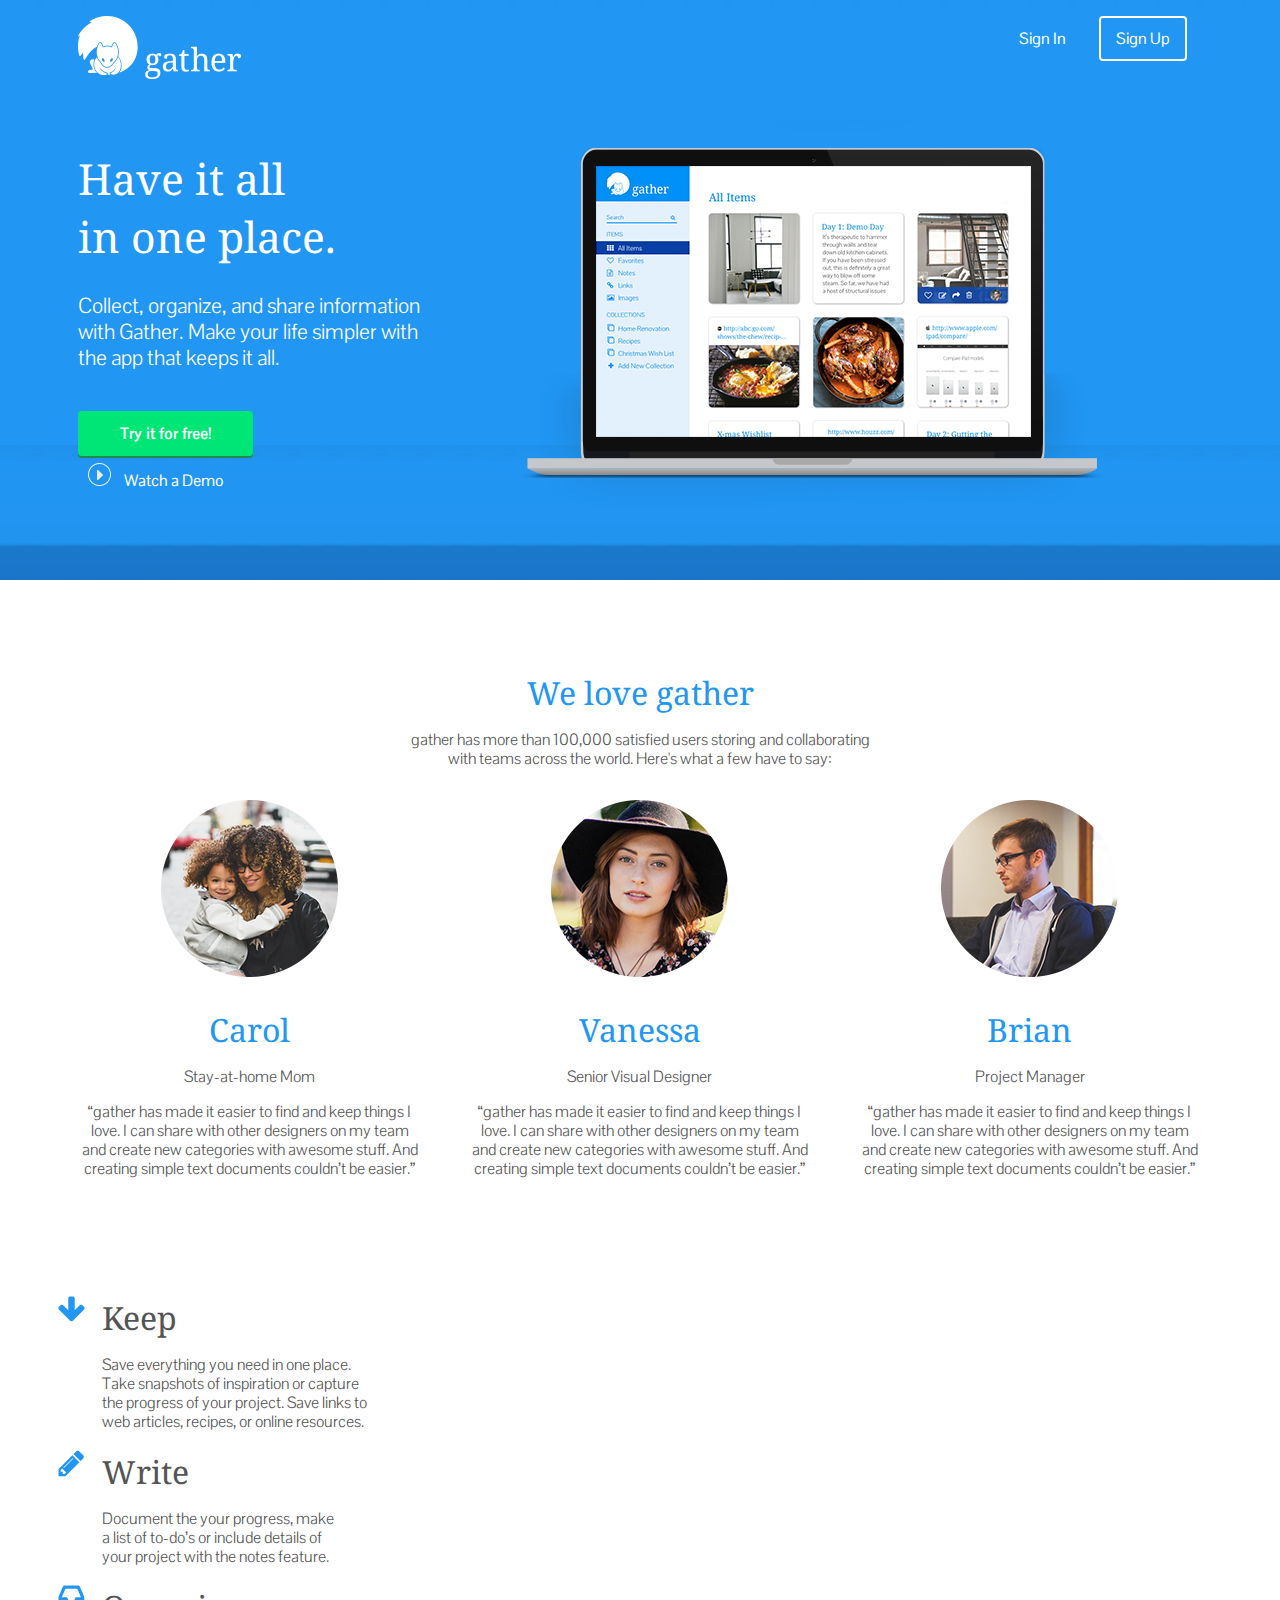
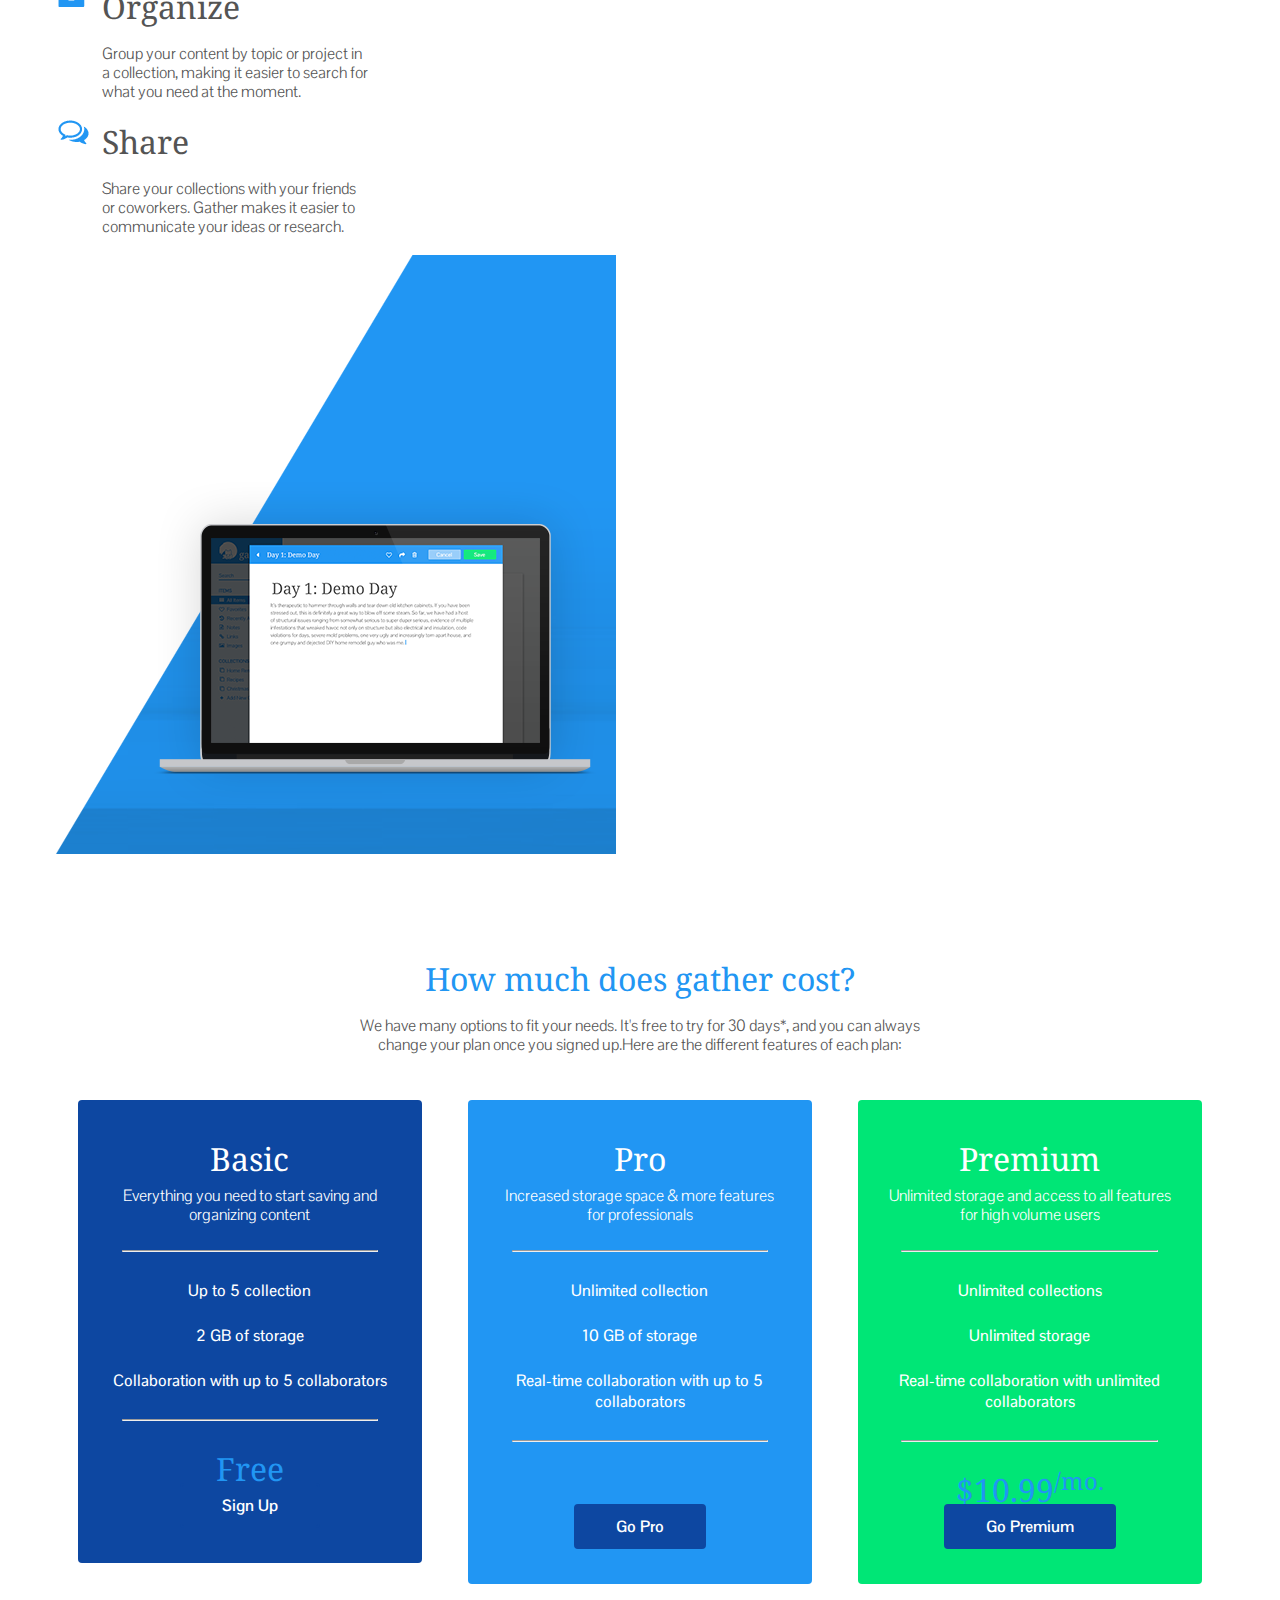
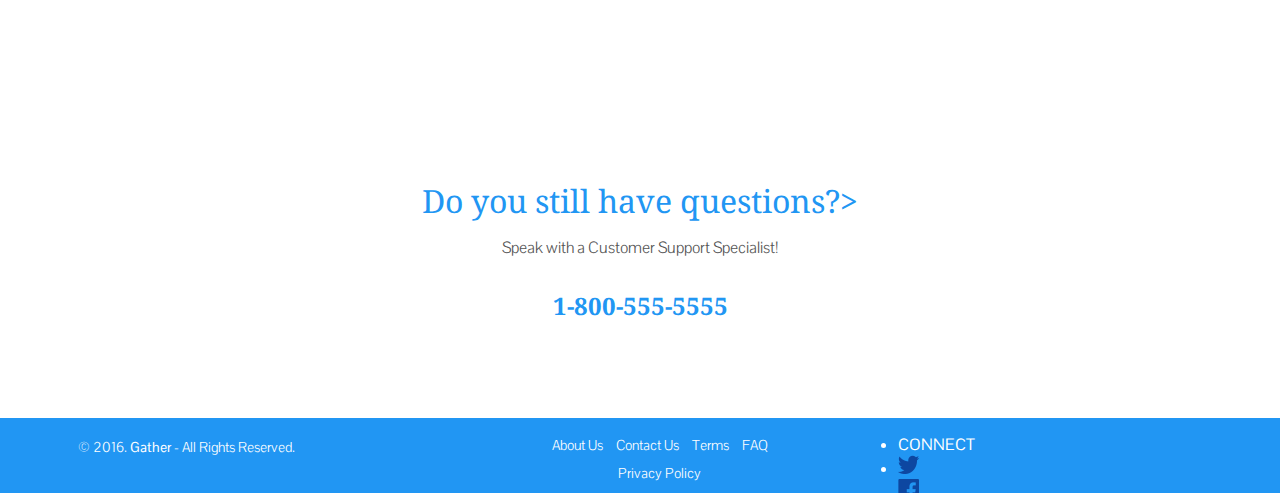
<file: index.html>
<!DOCTYPE html>
<html lang="en-us">
<head>
	<meta http-equiv="X-UA-Compatible" content="IE=Edge">
	<meta name="viewport" content="width=device-width, initial-scale=1">
   	<meta charset="UTF-8">
  	 <title>Gather | Have It All in One Place</title>
 <!-- Google Font -->
 <link href='https://fonts.googleapis.com/css?family=Droid+Serif:400,400italic,700,700italic|Pontano+Sans' rel='stylesheet' type='text/css'>

 <!-- CSS -->
 <link rel="stylesheet" href="css/normalize.css">
 <link rel="stylesheet" href="css/style.css">
 <link rel="stylesheet" href="css/font-awesome.css">
 <link rel="stylesheet" href="css/animate.css">

 </head>
  <body>

 <!--Hero-->
 <header>
 	<nav class="container">
 		<div class="one-half">
 			<a href="index.html" class="site-logo"><img src="images/Gather_Logo_White.png" alt="Gather"/></a>
 		</div>
 		<div class="one-half">
 			<ul>
 				<li><a href="signin.html">Sign In</a></li>
 				<li class="btn-outline"><a href="signup.html">Sign Up</a></li>
 			</ul>
 		</div>
 	</nav>
 	<div>
 		
 		<div class="container hero">
 			<div class="hero-description-container">
 				<h1 class="animated fadeIn">Have it all<br/>in one place.</h1>
 				<p>Collect, organize, and share information<br/>with Gather. Make your life simpler with<br/>the app that keeps it all.
 				</p>
 				<a href="signup.html" class="btn">Try it for free!</a>
 				<div class="demo-btn">
 					<span class="demo"><img src="images/play_btn.png"></span>
 					<span class="demo-text">Watch a Demo</span>
 				</div>
 			</div>
 			<img src="images/Laptop.png" alt="Gather"/>
 			
	 	</div>
	 	<div></div>
 		
 	</div>
</header>
<main role="main">
<!--Testimonials-->

 <section class="testimonials">
   <div class="container">
     <h2>We love gather</h2>
     <p>gather has more than 100,000 satisfied users storing and collaborating<br/> with teams across the world. Here's what a few have to say:</p>
   </div>
   <ul class="container">
     <li class="one-third">
       <img src="images/Testimonial-Carol.png" alt="avatar">
       <h2>Carol</h2>
       <p class="title">Stay-at-home Mom</p>
       <p>“gather has made it easier to find and keep things I love. I can share with other designers on
my team and create new categories with awesome stuff. And creating simple text documents couldn’t be easier.”</p>
     </li>  
     <li class="one-third">
       <img src="images/Testimonial-Vanessa.png" alt="avatar">
       <h2>Vanessa</h2>
       <p class="title">Senior Visual Designer</p>
       <p>“gather has made it easier to find and keep things I love. I can share with other designers on
my team and create new categories with awesome stuff. And creating simple text documents couldn’t be easier.”</p>
     </li> 
     <li class="one-third">
       <img src="images/Testimonial-Brian.png" alt="avatar">
       <h2>Brian</h2>
       <p class="title">Project Manager</p>
       <p>“gather has made it easier to find and keep things I love. I can share with other designers on
my team and create new categories with awesome stuff. And creating simple text documents couldn’t be easier.”</p>
     </li> 
  </ul>
 </section>

 <!--Benefits-->
 <section class="benefits">
 	<div class="container">
 		<table>
 		<tr>
 			<td><img src="images/Features-Icon-Keep.png"</td>
 			<td>
 				<h2>Keep</h2>
 				<p>Save everything you need in one place.<br/>
 				Take snapshots of inspiration or capture<br/>
 				the progress of your project. Save links to<br/>
 				web articles, recipes, or online resources.
 				</p>
 			</td>
 		</tr>
 		<tr>
 			<td><img src="images/Features-Icon-Write.png"</td>
 			<td>
 				<h2>Write</h2>
 				<p>Document the your progress, make<br/>
 				a list of to-do’s or include details of<br/>
 				your project with the notes feature.
 				</p>
 			</td>
 		</tr>
 		<tr>
 			<td><img src="images/Features-Icon-Organize.png"</td>
 			<td>
 				<h2>Organize</h2>
 				<p>Group your content by topic or project in<br/>
 				a collection, making it easier to search for<br/>
 				what you need at the moment. 
 				</p>
 			</td>
 		</tr>
 		<tr>
 			<td><img src="images/Features-Icon-Share.png"</td>
 			<td>
 				<h2>Share</h2>
 				<p>Share your collections with your friends<br/>
 				or coworkers. Gather makes it easier to<br/>
 				communicate your ideas or research.
 				</p>
 			</td>
 		</tr>
 		</table>
 		<img src="images/Features-Laptop.png"/>
 	</div>
 </section>
 
 <!-- Pricing -->
 <section class="pricing">
   <div class="container">
     <h2>How much does gather cost?</h2>
     <p>We have many options to fit your needs. It's free to try for 30 days*, and you can always<br/>
     change your plan once you signed up.Here are the different features of each plan:</p>
   </div>
   <ul class="container">
     <li class="one-third">
       <div class="box-left">
         <h3>Basic</h3>
         <p>Everything you need to start saving and organizing content</p>
         <HR WIDTH="90%">
         <ul>
           <li>Up to 5 collection</li>
           <li>2 GB of storage</li>
           <li>Collaboration with up to 5 collaborators</li>
         </ul>
         <HR WIDTH="90%">
         <h2>Free</h2>
         <a href="signup.html" class="plan-btn">Sign Up</a>
       </div>
     </li>
     <li class="one-third">
       <div class="box-middle">
         <h3>Pro</h3>
         <p>Increased storage space & more features for professionals</p>
         <HR WIDTH="90%">
         <ul>
           <li>Unlimited collection</li>
           <li>10 GB of storage</li>
           <li>Real-time collaboration with up to 5 collaborators</li>
         </ul>
         <HR WIDTH="90%">
         <h2>$5.99<sup>/mo.</sup></h2>
         <a href="signup.html" class="plan-btn">Go Pro</a>
       </div>
     </li>
     <li class="one-third">
       <div class="box-right">
         <h3>Premium</h3>
         <p>Unlimited storage and access to all features for high volume users</p>
         <HR WIDTH="90%">
         <ul>
           <li>Unlimited collections</li>
           <li>Unlimited storage</li>
           <li>Real-time collaboration with unlimited collaborators</li>
         </ul>
         <HR WIDTH="90%">
         <h2>$10.99<sup>/mo.</sup></h2>
         <a href="signup.html" class="plan-btn">Go Premium</a>
       </div>
     </li>
   </ul>
 </section>
 </main>
<!--Assignment Addition-->
<section class="questions">
	<h2>Do you still have questions?></h2>
	<p>Speak with a Customer Support Specialist!</p>
	<h4>1-800-555-5555</h4>
</section>

<!--Footer-->
 <footer>
   <div class="container footer-nav-block">
       <div class="left-footer-block one-third">
         <p class="copyright-block">&copy; 2016. <strong>Gather</strong> - All Rights Reserved.</p>
       </div>
       <nav class="link-block middle-footer-block one-third">
         <ul>
         	<li><a href="">About Us</a></li> 
         	<li><a href="">Contact Us</a></li> 
           	<li><a href="">Terms</a></li> 
           	<li><a href="">FAQ</a></li> 
          	<li><a href="">Privacy Policy</a></li> 
         </ul>
       </nav>
       <div class="right-footer-block one-third">
       <ul>
         	<li class="connect">CONNECT</li> 
         	<li><img src="images/home-twitter-icon.png" alt="twitter" /></li> 
           	<li><img src="images/home-fb-icon.png" alt="facebook" /></li> 
         </ul>
         
       </div>
   </div>
 </footer>
 </body>
 </html>
</file>
<file: css/style.css>
html, body{
   overflow-x: hidden;
 }
 body {
   font-family: "Pontano Sans", Helvetica, Arial, sans-serif;
   color:#545454;
 }
 h1, h2, h3, h4, h5, h6 {
   font-family: "Droid Serif", Georgia, serif;
 }
 h1{
   font-size: 32pt;
   font-weight: normal;
 }
 h2 {
   font-size: 24pt;
   font-weight: normal;
   margin-bottom: 5px;
 }
 h4 {
   font-size: 18pt;
   color: #2196f3;
 }
 p {
   font-size: 12pt;
   line-height: 19px;
   font-weight: 100;
 }
  /* GRID */
 .container {
   margin-right: auto;
   margin-left: auto;
   padding-left: 15px;
   padding-right: 15px;
   position: relative;
 }
 .container:before,
 .container:after {
   content: " ";
   display: table;
 }
 .container:after {
   clear: both;
 }
 .one-half, .one-third, .one-fourth {
   width:96%;
   float:left;
   position:relative;
   min-height: 1px;
   margin:0 2% 20px;
 }
 @media only screen and (min-width: 320px) and (max-width: 480px) {
   .container {
     width: 470px;
   }
   .one-half {
     width:100%;
     float: none;
     text-align: left;
   }
   header nav ul {
   display:block;
   text-align: left;
   float:left;
   margin:0;
 }
   .hero-image {
      float:none;
      padding:30px;
   }
   .footer {
      display: inline;
      height: 200px;
   }
}   

 @media (min-width: 768px) and (max-device-width: 991px) {
   .container {
     width: 750px;
   }
   

 }
 @media (min-width: 992px) {
   .container {
     width: 970px;
   }
   .one-half {
     width:46%;
   }
   .one-third {
     width:29.33333%;
   }
   .one-fourth {
     width:21%;
   }
 }
 @media (min-width: 1200px) and (max-device-width: 1600px) {
   .container {
     width: 1170px;
   }
 }
@media (min-width: 1600px) {
   .container {
     width: 1570px;
   }
 }

 /* HEADER */
 header {
   color:#FFFFFF;
   background-image: url('../images/hero-bg.png');
   background-repeat: repeat-x;
   height: 580px;
 }
 header nav {
   padding:1em 0;

 }
 header nav ul {
   display:inline;
   text-align: right;
   float:right;
   margin:0;
 }
 header nav ul > li {
   list-style-type: none;
   display: inline-block;
   margin:0 15px;
 }
 header nav ul > li.btn-outline {
   padding:10px 15px;
   border:2px solid #FFFFFF;
   border-radius: 4px;
 }
 header nav ul > li.btn-outline:hover {
   background:#FFFFFF;
 }
 header nav ul > li > a {
   color:#FFFFFF;
   text-decoration: none;
 }
 header nav ul > li.btn-outline:hover > a {
   color:#34495E;
 }

 header .hero {
   text-align: left;
   display:block;
   position: relative;
 }
 header .hero h1 {
   font-size: 32pt;
   font-weight: normal;

 }
 header .hero p {
   font-size: 16pt;
   line-height: 26px;
   font-weight: 100;
   margin:10px 0 40px;
 }
 .hero-image {
   float: right;
}
 .hero-description-container {
   display: inline-block;
   vertical-align: top;
   margin:0 2% 0px;
 }


 /* BUTTONS */
 .btn {
   border-radius: 4px;
   color:#FFFFFF;
   font-weight: 700;
   display: inline-block;
   text-decoration: none;
   padding:10px 40px;
   background: #00E676;
   border: 2px solid #00E676;
   box-shadow: 0px 2px 0px 0px #22894E;
 }
 .demo-btn {
   margin-top: 7px;
 }
 .demo {
   color:#E4F1FB;
   font-weight: 700;
   text-decoration: none;
   padding: 30px 10px;
   border: none;
 }
.demo-text {
   vertical-align: center;
}

 /* TESTIMONIALS */
 .testimonials {
   padding:4em 0;
   text-align: center;
 }
 .testimonials h2 {
   color:#2196f3;
 }
 .testimonials ul li {
   list-style-type: none;
 }

/* BENEFITS */
.features { 
   display: inline-block;
   vertical-align: top;
   margin: 0px;

}
.benefits {
   display:block;
   position: relative;
}
.benefits-img{
   float:right;
}
td {
   vertical-align: top;
   padding-top: 0px;
   padding-right: 10px;

}
td h2{
   margin-top: 0px;
   padding-top: 0px;
}
table {
   margin: 0px;
   padding: 0px;
}

 /* PRICING */
.pricing {
   padding: 4em 0;
   text-align: center;
}
.pricing h2 {
   color: #2196f3;
}
.pricing h3 {
   color: #ffffff;
   font-weight: normal;
   font-size: 24pt;
   margin-bottom: -10px;
}
.pricing p {
   padding-bottom: 10px;
}
.pricing ul {
  margin:0 auto;
  padding:0.5em 0;
}
.pricing ul li {
  list-style-type: none;
  padding-bottom: 12px;
  padding-top: 12px;
}
.pricing a {
   border-radius: 4px;
   color:#FFFFFF;
   font-weight: 700;
   display: inline-block;
   text-decoration: none;
   padding:10px 40px;
   background: #0d47a1;
   border: 2px solid #0d47a1;
   margin-bottom: 30px;
   margin-top: -20px;
}
#free-plan-btn {
   border-radius: 4px;
   color:#FFFFFF;
   font-weight: 700;
   display: inline-block;
   text-decoration: none;
   padding:10px 40px;
   background: #2196f3;
   border: 2px solid #2196f3;
   margin-bottom: 30px;
   margin-top: -20px;
}
.box-left {
   border-radius: 4px;
   color:#ffffff;
   font-weight: 500;
   display: inline-block;
   text-decoration: none;
   padding:5px 30px;
   background: #0d47a1;
}
.box-middle {
   border-radius: 4px;
   color:#ffffff;
   font-weight: 500;
   display: inline-block;
   text-decoration: none;
   padding:5px 30px;
   background: #2196f3;
}
.box-right {
   border-radius: 4px;
   color:#ffffff;
   font-weight: 500;
   display: inline-block;
   text-decoration: none;
   padding:5px 30px;
   background: #00E676;
}
.rule {
   width: 100%;
   border-bottom: solid 1px;
   color: #ffffff;
}

 /* QUESTIONS */
.questions {
   padding: 4em 0;
   text-align: center;
}
.questions h2 {
   color: #2196f3;
}

 /* FOOTER */
 footer {
   background-color: #2196f3;
   color: #FFFFFF;
   height: 75px;
   position: relative;
   overflow: hidden;
   z-index: 0;
   vertical-align: center;
 }
 footer p{
   font-size:14px;
   font-weight:100;
   text-align: center;
   margin: 10px auto 0;
   vertical-align: center;
   display: block;
   margin-top:20px;

 }

 footer nav ul {
   font-size:14px;
   font-weight:100;
   text-align: center;
   margin: 10px auto 0;
   vertical-align: center;
   display: block;
   margin-top:13px;
 }
 footer nav ul li {
   list-style-type: none;
   display: inline-block;
   padding: 5px;
   vertical-align: center;
 }
 footer nav ul li a {
   color:#FFFFFF;
   text-decoration: none;
   vertical-align: center;
 }

 footer .copyright-block{
   display: inline-block;
   vertical-align: center;
 }
 footer .footer-nav-block{
   vertical-align: center;
 }
@media (min-width: 992px){
   footer{
     background-color: #2196f3;
     height: 75px;
   }

/* DASHBOARD */
 .dashboard {
   background:#f7fafb;
 }
 .left-nav {
   height: 100vh;
   width:14.66666667%;
   color:#FFFFFF;
   background: #e4f1fb;
   float:left;
   position: fixed;
   display:block;
 }
 .left-nav .site-logo {
   padding:20px 0;
   background:#2196f3;
   display:block;
   text-align: center;
 }
 .left-nav .items {
   padding:0 6%;
 }
 .left-nav .items p {
   font-weight: 600;
   text-transform: uppercase;
   font-size: 12px;
   color: #2196f3;
   line-height: 15px;
 }
 .left-nav .items ul {
   margin:0 0 40px;
   padding:0;
 }
 .left-nav .items ul li {
   list-style-type: none;
   margin-bottom: 15px;
 }
 .left-nav .items ul li a {
   color:#2196f3;
   text-decoration: none;
   font-weight: 100;
 }
 .left-nav .items ul li a i {
   width:16px;
   text-align: center;
   margin-right:8px;
 }
.left-nav .items .active {
   background: #2196f3;
   text-decoration: none;
   font-weight: 100;
   padding:2px;
 }
 .left-nav .items .active .active-whitetext{
   color: #ffffff;
 }

  /* LEFT NAVBAR SETTINGS */
 .left-nav .settings {
   position:absolute;
   background:#bdbdbd;
   width:100%;
   bottom:0;
   left:0;
   right:0;
   padding:10px 0;
 }
 .left-nav .settings img {
   height:35px;
   width:35px;
   border-radius: 50%;
   margin-left:10px;
   display: inline-block;
 }
 .left-nav .settings p {
   display: inline-block;
   vertical-align: top;
   padding-top: 8px;
   font-weight: 400;
   margin:0 0 0 10px;
 }
 .left-nav .settings a {
   color:#545454;
   text-decoration: none;
   text-align: right;
   float: right;
   margin-right:10px;
   margin-top:8px;
 }
 /* CONTENT */
 .content {
   padding:6em 1% 1.5em;
   float:right;
   width:98%;
   position: relative;
 }
 .content .header {
   margin:0 1% 20px;
 }
 .content .header h1 {
   font-family: "Droid Serif", Georgia, Times, serif;
   font-weight: normal;
   margin:0 0 30px;
   font-size: 36px;
   color: #2196f3;
   line-height: 44px;
   float: left;
   display:inline-block;
 }
 .content .header > a {
   float:right;
 }
 .content-item {
   width:96%;
   margin:0 2% 25px;
   float:left;
   display:block;
 }
 .item-box {
   display:block;
   height:230px;
   background: #FFFFFF;
   box-shadow: 0px 1px 3px 0px rgba(0,0,0,0.40);
   position: relative;
   overflow: hidden;
   padding:20px;
 }

 .item-box > img {
   position:absolute;
   height:100%;
   width:auto;
   top:0;
   left:0;
   right:0;
 }
 .item-box h2 {
   font-family: 'Droid Serif', Georgia, Times, serif;
   font-weight: 500;
   color: #2196f3;
   font-size: 17px;
   line-height: 19px;
   margin:0;
 }
 .item-box h2 a {
   color: #2196f3;
   font-size: 14px;
   line-height: 17px;
   text-decoration: none;
   margin:0px;
 }
 .item-box h2 img {
   width:16px;
   height:16px;
   position:relative;
   top:2px;
   margin-right:5px;
 }
 .item-box p {
   font-size: 14px;
   color: #545454;
   line-height: 18px;
   margin:5px 0 0;
 }

 /* Larger Mobile Devices */
 @media (min-width:460px) {
   .content {
     padding:1.5em 1%;
     float:right;
     width:90%;
     position: relative;
   }
   .content-item {
     width:46%;
     margin:0 2% 25px;
     float:left;
     display:block;
   }
 }
/* Tablets */
 @media (min-width:768px) {
   .content {
     padding:1.5em 5%;
     float:right;
     width:90%;
     position: relative;
   }
   .content > .container {
     width:700px;
   }
   .content-item {
     width:31.33333%;
     margin:0 1% 25px;
   }
 }
/* Laptops and Desktops */
 @media (min-width:992px) {
   .content {
     padding:1.5em 1%;
     float:right;
     width:83.33333333%;
     position: relative;
   }
   .content > .container {
     width:auto;
   }
   .content-item {
     width:23%;
     margin:0 1% 25px;
   }
 }
</file>
